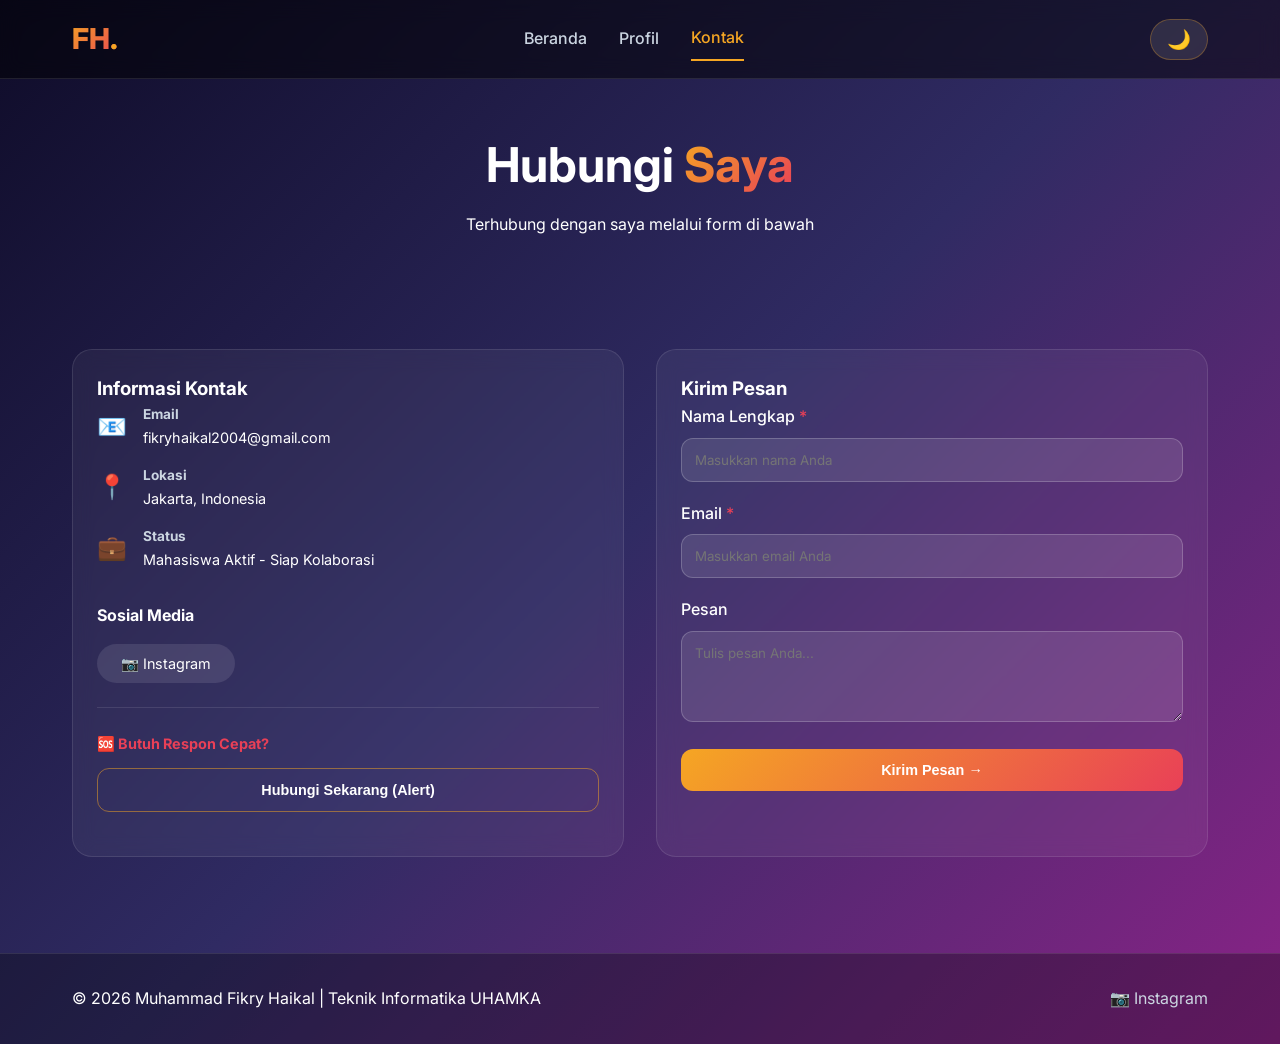
<file: kontak.html>
<!DOCTYPE html>
<html lang="id">
<head>
    <meta charset="UTF-8">
    <meta name="viewport" content="width=device-width, initial-scale=1.0">
    <title>Kontak | Fikry Haikal</title>
    <link rel="stylesheet" href="css/style.css">
    <link href="https://fonts.googleapis.com/css2?family=Inter:opsz,wght@14..32,300;14..32,400;14..32,500;14..32,600;14..32,700&display=swap" rel="stylesheet">
</head>
<body>

    <div id="preloader" class="preloader">
        <div class="loader-container">
            <div class="loader-ring"></div>
            <div class="loader-ring"></div>
            <div class="loader-ring"></div>
            <div class="loader-text">Loading...</div>
        </div>
    </div>

    <div id="mainContent" class="main-content hidden-content">
        <header>
            <div class="container">
                <div class="logo">FH<span>.</span></div>
                <nav>
                    <a href="index.html">Beranda</a>
                    <a href="profil.html">Profil</a>
                    <a href="kontak.html" class="active">Kontak</a>
                </nav>
                <button class="dark-mode-toggle" id="darkModeToggle">🌙</button>
                <div class="menu-toggle" id="menuToggle">☰</div>
            </div>
        </header>

        <main>
            <section class="page-hero fade-up">
                <div class="container">
                    <h1>Hubungi <span class="gradient-text">Saya</span></h1>
                    <p>Terhubung dengan saya melalui form di bawah</p>
                </div>
            </section>

            <section class="contact-section">
                <div class="container">
                    <div class="contact-wrapper">
                        <div class="contact-info-card card-3d">
                            <h3>Informasi Kontak</h3>
                            <div class="contact-list">
                                <div class="contact-item">
                                    <span class="contact-icon">📧</span>
                                    <div>
                                        <strong>Email</strong>
                                        <p>fikryhaikal2004@gmail.com</p>
                                    </div>
                                </div>
                                <div class="contact-item">
                                    <span class="contact-icon">📍</span>
                                    <div>
                                        <strong>Lokasi</strong>
                                        <p>Jakarta, Indonesia</p>
                                    </div>
                                </div>
                                <div class="contact-item">
                                    <span class="contact-icon">💼</span>
                                    <div>
                                        <strong>Status</strong>
                                        <p>Mahasiswa Aktif - Siap Kolaborasi</p>
                                    </div>
                                </div>
                            </div>
                            <div class="social-media">
                                <h4>Sosial Media</h4>
                                <div class="social-icons">
                                    <a href="https://www.instagram.com/_haikaalll_?igsh=MWFmZzViNzdoejNyYw==" target="_blank" rel="noopener noreferrer" class="social-icon">
                                        📷 Instagram
                                    </a>
                                </div>
                            </div>
                            <div class="emergency-contact">
                                <h4>🆘 Butuh Respon Cepat?</h4>
                                <button id="emergencyBtn" class="btn outline full">Hubungi Sekarang (Alert)</button>
                            </div>
                        </div>

                        <div class="contact-form-card card-3d">
                            <h3>Kirim Pesan</h3>
                            <form id="contactForm">
                                <div class="form-group">
                                    <label>Nama Lengkap <span class="required">*</span></label>
                                    <input type="text" id="contactNama" placeholder="Masukkan nama Anda">
                                    <span class="error-message" id="contactNamaError"></span>
                                </div>
                                <div class="form-group">
                                    <label>Email <span class="required">*</span></label>
                                    <input type="email" id="contactEmail" placeholder="Masukkan email Anda">
                                    <span class="error-message" id="contactEmailError"></span>
                                </div>
                                <div class="form-group">
                                    <label>Pesan</label>
                                    <textarea id="contactPesan" rows="4" placeholder="Tulis pesan Anda..."></textarea>
                                    <span class="error-message" id="contactPesanError"></span>
                                </div>
                                <button type="submit" class="btn primary full">Kirim Pesan →</button>
                            </form>
                            <div id="contactFormMessage" class="form-message"></div>
                        </div>
                    </div>
                </div>
            </section>
        </main>

        <footer>
            <div class="container">
                <p>© 2026 Muhammad Fikry Haikal | Teknik Informatika UHAMKA</p>
                <div class="social-links">
                    <a href="https://www.instagram.com/_haikaalll_?igsh=MWFmZzViNzdoejNyYw==" target="_blank" rel="noopener noreferrer">
                        📷 Instagram
                    </a>
                </div>
            </div>
        </footer>

        <button id="scrollToTopBtn" class="scroll-to-top" title="Kembali ke atas">↑</button>
    </div>

    <script src="js/script.js"></script>
</body>
</html>
</file>
<file: css/style.css>
* {
    margin: 0;
    padding: 0;
    box-sizing: border-box;
}

body {
    font-family: 'Inter', -apple-system, BlinkMacSystemFont, 'Segoe UI', sans-serif;
    background: linear-gradient(135deg, #0f0c29 0%, #302b63 50%, #8a2387 100%);
    color: #ffffff;
    line-height: 1.6;
    min-height: 100vh;
}

.container {
    max-width: 1200px;
    margin: 0 auto;
    padding: 0 2rem;
}

header {
    background: rgba(0, 0, 0, 0.5);
    backdrop-filter: blur(10px);
    position: sticky;
    top: 0;
    z-index: 1000;
    border-bottom: 1px solid rgba(255, 255, 255, 0.1);
}

header .container {
    display: flex;
    justify-content: space-between;
    align-items: center;
    padding: 1rem 2rem;
}

.logo {
    font-size: 1.8rem;
    font-weight: 800;
    background: linear-gradient(135deg, #f5a623, #e94057);
    -webkit-background-clip: text;
    background-clip: text;
    color: transparent;
}

.logo span {
    color: #f5a623;
    background: none;
    -webkit-background-clip: unset;
    background-clip: unset;
}

nav {
    display: flex;
    gap: 2rem;
    align-items: center;
}

nav a {
    text-decoration: none;
    color: #cbd5e1;
    font-weight: 500;
    transition: all 0.3s;
    padding: 0.5rem 0;
}

nav a:hover, nav a.active {
    color: #f5a623;
}

nav a.active {
    border-bottom: 2px solid #f5a623;
}

.dark-mode-toggle {
    background: rgba(255, 255, 255, 0.1);
    border: 1px solid rgba(245, 166, 35, 0.3);
    padding: 0.5rem 1rem;
    border-radius: 40px;
    cursor: pointer;
    font-size: 1.2rem;
    transition: all 0.3s cubic-bezier(0.2, 0.9, 0.4, 1.1);
    color: white;
}

.dark-mode-toggle:hover {
    background: rgba(245, 166, 35, 0.3);
    transform: scale(1.05);
}

.menu-toggle {
    display: none;
    font-size: 1.5rem;
    cursor: pointer;
    color: white;
}

.preloader {
    position: fixed;
    top: 0;
    left: 0;
    width: 100%;
    height: 100%;
    background: linear-gradient(135deg, #0f0c29 0%, #302b63 50%, #8a2387 100%);
    display: flex;
    justify-content: center;
    align-items: center;
    z-index: 9999;
    transition: opacity 0.5s ease, visibility 0.5s ease;
}

.preloader.hide {
    opacity: 0;
    visibility: hidden;
}

.loader-container {
    text-align: center;
}

.loader-ring {
    display: inline-block;
    width: 20px;
    height: 20px;
    margin: 0 5px;
    background: linear-gradient(135deg, #f5a623, #e94057);
    border-radius: 50%;
    animation: loaderBounce 1.4s ease-in-out infinite;
}

.loader-ring:nth-child(1) { animation-delay: -0.32s; }
.loader-ring:nth-child(2) { animation-delay: -0.16s; }
.loader-ring:nth-child(3) { animation-delay: 0s; }

@keyframes loaderBounce {
    0%, 80%, 100% { transform: scale(0); opacity: 0.3; }
    40% { transform: scale(1); opacity: 1; }
}

.loader-text {
    margin-top: 20px;
    font-size: 0.9rem;
    color: #f5a623;
    letter-spacing: 2px;
}

.main-content {
    opacity: 1;
    transition: opacity 0.5s ease;
}

.main-content.hidden-content {
    opacity: 0;
}

.fade-up {
    opacity: 0;
    transform: translateY(30px);
    animation: fadeUp 0.6s ease forwards;
}

@keyframes fadeUp {
    to {
        opacity: 1;
        transform: translateY(0);
    }
}

.hero .hero-text { animation-delay: 0.1s; }
.hero .hero-image { animation-delay: 0.2s; }
.greeting-section { animation-delay: 0.3s; }
.gallery-section { animation-delay: 0.4s; }
.page-hero { animation-delay: 0.1s; }
.profile-photo-card { animation-delay: 0.1s; }
.profile-info-card { animation-delay: 0.15s; }
.profile-desc-card { animation-delay: 0.2s; }
.profile-skills-card { animation-delay: 0.25s; }
.profile-hobby-card { animation-delay: 0.3s; }
.profile-member-card { animation-delay: 0.35s; }
.profile-dream-card { animation-delay: 0.4s; }
.contact-info-card { animation-delay: 0.1s; }
.contact-form-card { animation-delay: 0.2s; }

.card-3d {
    transition: transform 0.3s ease, box-shadow 0.3s ease;
    transform-style: preserve-3d;
    perspective: 1000px;
}

.card-3d:hover {
    transform: translateY(-8px) rotateX(3deg) rotateY(3deg);
    box-shadow: 0 20px 30px -15px rgba(0, 0, 0, 0.3);
}

.gallery-item.card-3d:hover {
    transform: translateY(-5px) rotateX(2deg) rotateY(2deg);
}

.btn.primary, .btn.outline, .social-icon, .btn-readmore {
    transition: all 0.3s cubic-bezier(0.2, 0.9, 0.4, 1.1);
}

.btn.primary:hover, .btn.outline:hover, .social-icon:hover {
    transform: translateY(-3px) scale(1.02);
}

.hero {
    min-height: 90vh;
    display: flex;
    align-items: center;
    padding: 4rem 0;
}

.hero-content {
    display: grid;
    grid-template-columns: 1fr 1fr;
    gap: 4rem;
    align-items: center;
}

.badge {
    display: inline-block;
    background: rgba(245, 166, 35, 0.2);
    color: #f5a623;
    padding: 0.3rem 0.8rem;
    border-radius: 20px;
    font-size: 0.8rem;
    margin-bottom: 1rem;
}

.hero-text h1 {
    font-size: 3rem;
    font-weight: 800;
    margin-bottom: 1rem;
    line-height: 1.2;
}

.gradient-text {
    background: linear-gradient(135deg, #f5a623, #e94057);
    -webkit-background-clip: text;
    background-clip: text;
    color: transparent;
}

.subtitle {
    font-size: 1.2rem;
    color: #cbd5e1;
    margin-bottom: 1rem;
}

.description {
    color: #cbd5e1;
    margin-bottom: 2rem;
    line-height: 1.7;
}

.hero-buttons {
    display: flex;
    gap: 1rem;
}

.btn {
    padding: 0.8rem 1.8rem;
    border-radius: 12px;
    text-decoration: none;
    font-weight: 600;
    transition: all 0.3s;
    display: inline-block;
    cursor: pointer;
    border: none;
    font-size: 0.9rem;
}

.btn.primary {
    background: linear-gradient(135deg, #f5a623, #e94057);
    color: white;
}

.btn.primary:hover {
    transform: translateY(-3px);
    box-shadow: 0 0 20px rgba(245, 166, 35, 0.4);
}

.btn.outline {
    background: transparent;
    color: white;
    border: 1px solid rgba(245, 166, 35, 0.5);
}

.btn.outline:hover {
    border-color: #f5a623;
    background: rgba(245, 166, 35, 0.1);
}

.btn.full {
    width: 100%;
}

.hero-image {
    display: flex;
    justify-content: center;
    align-items: center;
}

.hero-image .image-wrapper {
    position: relative;
    width: 100%;
    max-width: 350px;
    border-radius: 30px;
    overflow: hidden;
    aspect-ratio: 1 / 1;
}

.hero-image img {
    width: 100%;
    height: 100%;
    object-fit: cover;
    object-position: center;
    position: relative;
    z-index: 2;
}

.image-glow {
    position: absolute;
    top: 0;
    left: 0;
    width: 100%;
    height: 100%;
    background: linear-gradient(135deg, #f5a623, #e94057);
    border-radius: 30px;
    filter: blur(30px);
    opacity: 0.4;
    z-index: 1;
}

.typing-container {
    margin: 1rem 0 1.5rem 0;
    font-size: 1.2rem;
    color: #cbd5e1;
}

.typing-prefix {
    margin-right: 0.5rem;
}

.typing-text {
    color: #f5a623;
    font-weight: 600;
}

.typing-cursor {
    display: inline-block;
    width: 2px;
    margin-left: 2px;
    animation: blink 0.7s infinite;
}

@keyframes blink {
    0%, 100% { opacity: 1; }
    50% { opacity: 0; }
}

.greeting-section {
    padding: 2rem 0 3rem 0;
}

.greeting-card {
    background: rgba(255, 255, 255, 0.05);
    backdrop-filter: blur(10px);
    border-radius: 20px;
    padding: 1.5rem;
    text-align: center;
    border: 1px solid rgba(245, 166, 35, 0.2);
    transition: transform 0.3s ease, box-shadow 0.3s ease, border-color 0.3s ease;
}

.greeting-card:hover {
    transform: translateY(-5px);
    border-color: #f5a623;
}

.greeting-card h3 {
    margin-bottom: 0.5rem;
    color: #f5a623;
}

.greeting-card p {
    font-size: 0.85rem;
    color: #cbd5e1;
    margin-bottom: 1rem;
}

.greeting-input-group {
    display: flex;
    gap: 1rem;
    max-width: 400px;
    margin: 0 auto;
}

.greeting-input-group input {
    flex: 1;
    padding: 0.8rem;
    background: rgba(255, 255, 255, 0.1);
    border: 1px solid rgba(255, 255, 255, 0.2);
    border-radius: 12px;
    color: white;
}

.greeting-message {
    margin-top: 1rem;
    padding: 0.8rem;
    border-radius: 12px;
    display: none;
}

.greeting-message.show {
    display: block;
    background: rgba(245, 166, 35, 0.15);
    border: 1px solid rgba(245, 166, 35, 0.3);
}

.section-header {
    text-align: center;
    margin-bottom: 3rem;
}

.section-header h2 {
    font-size: 2.5rem;
    margin-bottom: 0.5rem;
}

.section-header p {
    color: #cbd5e1;
}

.intro-section, .gallery-section, .profile-section, .contact-section {
    padding: 4rem 0;
}

.intro-card {
    background: rgba(255, 255, 255, 0.05);
    backdrop-filter: blur(10px);
    border-radius: 24px;
    padding: 2rem;
    border: 1px solid rgba(255, 255, 255, 0.1);
    transition: all 0.3s;
}

.intro-card:hover {
    transform: translateY(-5px);
    border-color: #f5a623;
}

.intro-card p {
    font-size: 1.1rem;
    line-height: 1.8;
    color: #cbd5e1;
}

.gallery-grid {
    display: grid;
    grid-template-columns: repeat(auto-fit, minmax(300px, 1fr));
    gap: 1.5rem;
}

.gallery-item {
    position: relative;
    border-radius: 20px;
    overflow: hidden;
    cursor: pointer;
    aspect-ratio: 16 / 9;
    background: rgba(0, 0, 0, 0.3);
}

.gallery-item img {
    width: 100%;
    height: 100%;
    object-fit: cover;
    transition: transform 0.5s;
}

.gallery-item:hover img {
    transform: scale(1.08);
}

.gallery-overlay {
    position: absolute;
    bottom: 0;
    left: 0;
    right: 0;
    background: linear-gradient(transparent, rgba(0, 0, 0, 0.8));
    padding: 1rem;
    transform: translateY(100%);
    transition: transform 0.3s;
}

.gallery-item:hover .gallery-overlay {
    transform: translateY(0);
}

.gallery-overlay span {
    color: white;
    font-size: 0.9rem;
}

.lightbox {
    display: none;
    position: fixed;
    z-index: 2000;
    top: 0;
    left: 0;
    width: 100%;
    height: 100%;
    background: rgba(0, 0, 0, 0.95);
    justify-content: center;
    align-items: center;
}

.lightbox.active {
    display: flex;
}

.lightbox-content {
    max-width: 90%;
    max-height: 90%;
    border-radius: 20px;
}

.close {
    position: absolute;
    top: 20px;
    right: 40px;
    font-size: 40px;
    color: white;
    cursor: pointer;
}

.page-hero {
    text-align: center;
    padding: 3rem 0;
}

.page-hero h1 {
    font-size: 3rem;
    margin-bottom: 0.5rem;
}

.profile-wrapper {
    display: grid;
    grid-template-columns: repeat(2, 1fr);
    gap: 1.5rem;
}

.profile-photo-card,
.profile-info-card,
.profile-desc-card,
.profile-hobby-card,
.profile-dream-card,
.profile-member-card,
.profile-skills-card,
.contact-info-card,
.contact-form-card {
    background: rgba(255, 255, 255, 0.05);
    backdrop-filter: blur(10px);
    border-radius: 20px;
    padding: 1.5rem;
    border: 1px solid rgba(255, 255, 255, 0.1);
    transition: transform 0.3s ease, box-shadow 0.3s ease, border-color 0.3s ease;
}

.profile-photo-card:hover,
.profile-info-card:hover,
.profile-desc-card:hover,
.profile-hobby-card:hover,
.profile-dream-card:hover,
.profile-member-card:hover,
.profile-skills-card:hover {
    transform: translateY(-3px);
    border-color: #f5a623;
}

.profile-photo-card {
    grid-row: span 2;
    text-align: center;
}

.profile-photo-card img {
    width: 100%;
    border-radius: 16px;
    margin-bottom: 1rem;
    aspect-ratio: 1/1;
    object-fit: cover;
}

.photo-badge {
    display: inline-block;
    background: linear-gradient(135deg, #f5a623, #e94057);
    padding: 0.3rem 1rem;
    border-radius: 20px;
    font-size: 0.8rem;
}

.profile-desc-card {
    grid-column: span 2;
}

.info-grid {
    display: flex;
    flex-direction: column;
    gap: 1rem;
}

.info-item {
    display: flex;
    justify-content: space-between;
    padding: 0.5rem 0;
    border-bottom: 1px solid rgba(255, 255, 255, 0.1);
}

.info-label {
    font-weight: 600;
    color: #f5a623;
}

.info-value {
    color: #cbd5e1;
}

.hobby-grid {
    display: flex;
    flex-wrap: wrap;
    gap: 0.8rem;
}

.hobby-item {
    background: rgba(245, 166, 35, 0.15);
    padding: 0.5rem 1rem;
    border-radius: 30px;
    font-size: 0.9rem;
    transition: all 0.3s;
}

.hobby-item:hover {
    background: linear-gradient(135deg, #f5a623, #e94057);
    transform: scale(1.05);
}

.dream-content {
    display: flex;
    flex-direction: column;
    gap: 1rem;
}

.dream-item {
    display: flex;
    gap: 1rem;
    align-items: flex-start;
}

.dream-icon {
    font-size: 1.8rem;
}

.dream-item strong {
    display: block;
    margin-bottom: 0.2rem;
}

.dream-item p {
    font-size: 0.85rem;
    color: #cbd5e1;
}

.profile-skills-card h3 {
    margin-bottom: 1.2rem;
    color: #f5a623;
}

.skill-item {
    margin-bottom: 1.2rem;
}

.skill-header {
    display: flex;
    justify-content: space-between;
    margin-bottom: 0.5rem;
    font-size: 0.85rem;
    color: #cbd5e1;
}

.skill-percent {
    color: #f5a623;
    font-weight: 600;
}

.progress-bar {
    background: rgba(255, 255, 255, 0.1);
    border-radius: 10px;
    overflow: hidden;
    height: 8px;
}

.progress-fill {
    width: 0;
    height: 100%;
    background: linear-gradient(90deg, #f5a623, #e94057);
    border-radius: 10px;
    transition: width 1.5s ease-out;
}

.profile-member-card h3 {
    margin-bottom: 0.5rem;
    color: #f5a623;
}

.profile-member-card p {
    font-size: 0.85rem;
    color: #cbd5e1;
    margin-bottom: 1rem;
}

.member-result {
    margin-top: 1rem;
    padding: 0.8rem;
    border-radius: 12px;
    text-align: center;
}

.member-result.success {
    background: rgba(34, 197, 94, 0.15);
    border: 1px solid rgba(34, 197, 94, 0.3);
    color: #4ade80;
}

.member-result.error {
    background: rgba(233, 64, 87, 0.15);
    border: 1px solid rgba(233, 64, 87, 0.3);
    color: #f87171;
}

.btn-readmore {
    background: transparent;
    border: 1px solid #f5a623;
    color: #f5a623;
    padding: 0.5rem 1.2rem;
    border-radius: 30px;
    font-size: 0.85rem;
    cursor: pointer;
    transition: all 0.3s;
    margin-top: 1rem;
}

.btn-readmore:hover {
    background: linear-gradient(135deg, #f5a623, #e94057);
    color: white;
    border-color: transparent;
    transform: translateY(-2px);
}

.hidden {
    display: none;
}

.description-wrapper {
    display: flex;
    flex-direction: column;
    gap: 0.5rem;
}

.contact-wrapper {
    display: grid;
    grid-template-columns: 1fr 1fr;
    gap: 2rem;
}

.contact-list {
    display: flex;
    flex-direction: column;
    gap: 1rem;
    margin-bottom: 2rem;
}

.contact-item {
    display: flex;
    gap: 1rem;
    align-items: center;
}

.contact-icon {
    font-size: 1.5rem;
}

.contact-item strong {
    display: block;
    font-size: 0.85rem;
    color: #cbd5e1;
}

.contact-item p {
    font-size: 0.9rem;
}

.social-media h4 {
    margin-bottom: 1rem;
}

.social-icons {
    display: flex;
    gap: 1rem;
    flex-wrap: wrap;
}

.social-icon {
    background: rgba(255, 255, 255, 0.1);
    padding: 0.5rem 1.5rem;
    border-radius: 30px;
    text-decoration: none;
    color: white;
    font-size: 0.9rem;
    transition: all 0.3s cubic-bezier(0.2, 0.9, 0.4, 1.1);
}

.social-icon:hover {
    background: linear-gradient(135deg, #f5a623, #e94057);
    transform: translateY(-3px) scale(1.02);
}

.emergency-contact {
    margin-top: 1.5rem;
    padding-top: 1.5rem;
    border-top: 1px solid rgba(255, 255, 255, 0.1);
}

.emergency-contact h4 {
    font-size: 0.9rem;
    margin-bottom: 0.8rem;
    color: #e94057;
}

.form-group {
    margin-bottom: 1.2rem;
}

.form-group label {
    display: block;
    margin-bottom: 0.5rem;
    font-weight: 500;
}

.required {
    color: #e94057;
}

.form-group input,
.form-group textarea {
    width: 100%;
    padding: 0.8rem;
    background: rgba(255, 255, 255, 0.1);
    border: 1px solid rgba(255, 255, 255, 0.2);
    border-radius: 12px;
    color: white;
    font-family: inherit;
    transition: all 0.3s;
}

.form-group input:focus,
.form-group textarea:focus {
    outline: none;
    border-color: #f5a623;
    background: rgba(255, 255, 255, 0.15);
}

.form-group input.error-input,
.form-group textarea.error-input {
    border-color: #e94057;
}

.error-message {
    font-size: 0.75rem;
    color: #e94057;
    display: block;
    margin-top: 0.3rem;
}

.form-message {
    margin-top: 1rem;
    padding: 0.8rem;
    border-radius: 12px;
    text-align: center;
}

.form-message.success {
    background: rgba(34, 197, 94, 0.2);
    color: #4ade80;
}

.form-message.error {
    background: rgba(233, 64, 87, 0.2);
    color: #f87171;
}

.scroll-to-top {
    position: fixed;
    bottom: 30px;
    right: 30px;
    width: 50px;
    height: 50px;
    background: linear-gradient(135deg, #f5a623, #e94057);
    color: white;
    border: none;
    border-radius: 50%;
    font-size: 1.8rem;
    cursor: pointer;
    display: none;
    align-items: center;
    justify-content: center;
    transition: all 0.3s;
    z-index: 1000;
    box-shadow: 0 4px 15px rgba(0, 0, 0, 0.3);
}

.scroll-to-top:hover {
    transform: translateY(-5px);
    box-shadow: 0 0 20px rgba(245, 166, 35, 0.5);
}

.scroll-to-top.show {
    display: flex;
}

footer {
    background: rgba(0, 0, 0, 0.3);
    padding: 2rem 0;
    text-align: center;
    border-top: 1px solid rgba(255, 255, 255, 0.1);
    margin-top: 2rem;
}

footer .container {
    display: flex;
    justify-content: space-between;
    align-items: center;
}

.social-links a {
    color: #cbd5e1;
    text-decoration: none;
    font-size: 1rem;
    transition: color 0.3s;
}

.social-links a:hover {
    color: #f5a623;
}

body.dark-mode {
    background: linear-gradient(135deg, #0a0a0a 0%, #1a1a2e 100%);
}

body.dark-mode .preloader {
    background: linear-gradient(135deg, #0a0a0a 0%, #1a1a2e 100%);
}

body.dark-mode .greeting-card,
body.dark-mode .intro-card,
body.dark-mode .profile-photo-card,
body.dark-mode .profile-info-card,
body.dark-mode .profile-desc-card,
body.dark-mode .profile-hobby-card,
body.dark-mode .profile-dream-card,
body.dark-mode .profile-member-card,
body.dark-mode .profile-skills-card,
body.dark-mode .contact-info-card,
body.dark-mode .contact-form-card {
    background: rgba(0, 0, 0, 0.6);
}

body.dark-mode .card-3d:hover {
    box-shadow: 0 20px 30px -15px rgba(0, 0, 0, 0.5);
}

@media (max-width: 768px) {
    .container {
        padding: 0 1rem;
    }
    
    nav {
        display: none;
        position: absolute;
        top: 100%;
        left: 0;
        right: 0;
        background: rgba(0, 0, 0, 0.95);
        flex-direction: column;
        padding: 1rem;
        text-align: center;
        gap: 1rem;
    }
    
    nav.active {
        display: flex;
    }
    
    .menu-toggle {
        display: block;
    }
    
    .hero-content {
        grid-template-columns: 1fr;
        text-align: center;
        gap: 2rem;
    }
    
    .hero-text h1 {
        font-size: 2rem;
    }
    
    .hero-buttons {
        justify-content: center;
    }
    
    .hero-image {
        order: -1;
    }
    
    .hero-image .image-wrapper {
        max-width: 250px;
        margin: 0 auto;
    }
    
    .profile-wrapper,
    .contact-wrapper {
        grid-template-columns: 1fr;
    }
    
    .profile-desc-card {
        grid-column: span 1;
    }
    
    .profile-photo-card {
        grid-row: auto;
    }
    
    footer .container {
        flex-direction: column;
        gap: 1rem;
    }
    
    .greeting-input-group {
        flex-direction: column;
    }
    
    .gallery-grid {
        grid-template-columns: 1fr;
    }
    
    .typing-container {
        font-size: 1rem;
    }
    
    .scroll-to-top {
        bottom: 20px;
        right: 20px;
        width: 40px;
        height: 40px;
        font-size: 1.2rem;
    }
    
    .typing-prefix {
        display: block;
        margin-bottom: 0.3rem;
    }
}
</file>
